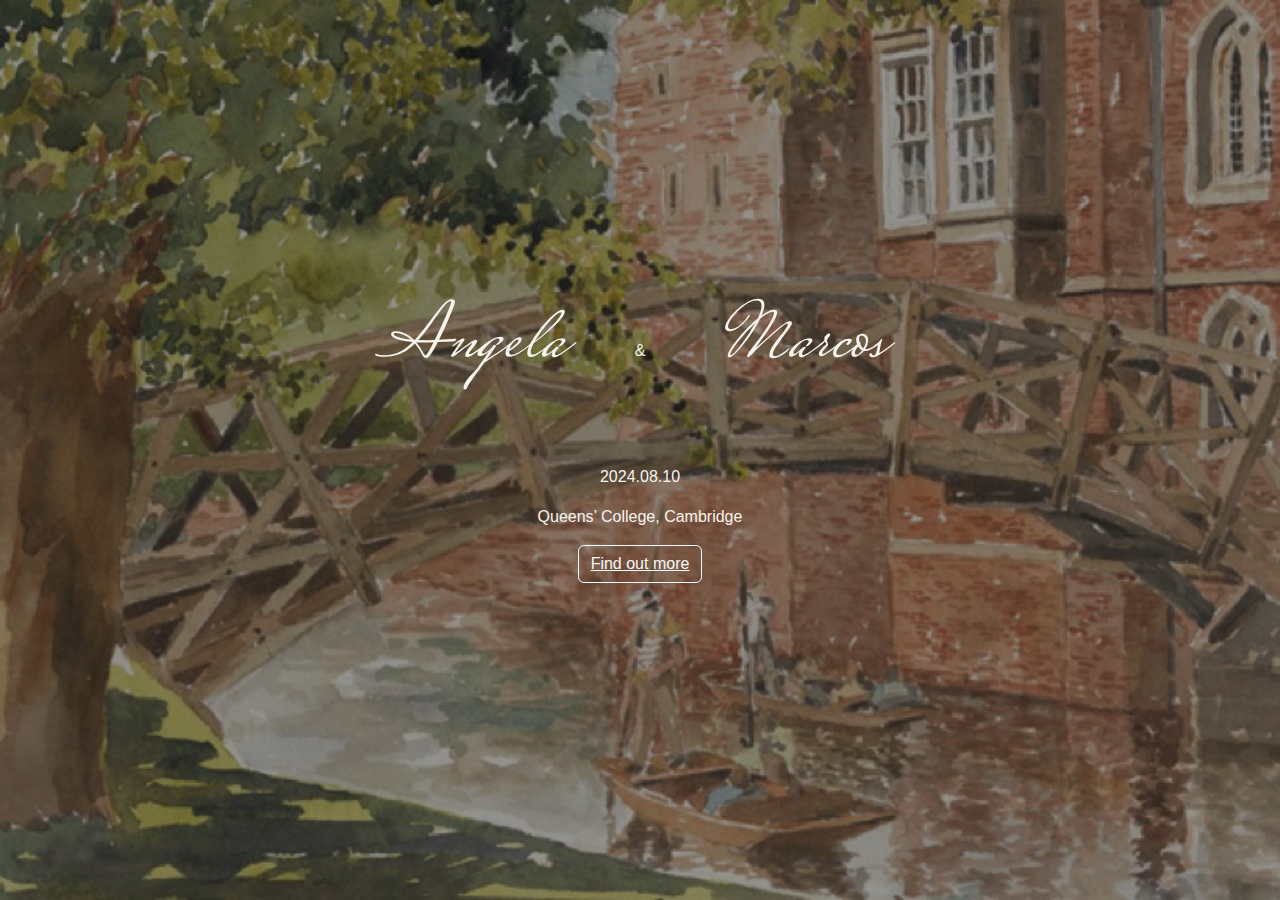
<file: index.html>
<!DOCTYPE html>
<html lang="en">
<head>
    <meta charset="UTF-8">
    <meta name="viewport" content="width=device-width, initial-scale=1.0">
    <title>A&M Wedding</title>
    <link rel="stylesheet" href="./style.css"/>
    <link href="https://cdn.jsdelivr.net/npm/bootstrap@5.3.3/dist/css/bootstrap.min.css" rel="stylesheet" integrity="sha384-QWTKZyjpPEjISv5WaRU9OFeRpok6YctnYmDr5pNlyT2bRjXh0JMhjY6hW+ALEwIH" crossorigin="anonymous">
    
    <link rel="preconnect" href="https://fonts.googleapis.com">
    <link rel="preconnect" href="https://fonts.gstatic.com" crossorigin>
    <link href="https://fonts.googleapis.com/css2?family=Mrs+Saint+Delafield&display=swap" rel="stylesheet">

    <link rel="preconnect" href="https://fonts.googleapis.com">
    <link rel="preconnect" href="https://fonts.gstatic.com" crossorigin>
    <link href="https://fonts.googleapis.com/css2?family=Liu+Jian+Mao+Cao&family=Ma+Shan+Zheng&family=Zhi+Mang+Xing&display=swap" rel="stylesheet">

</head>

<body class="landing-page">

    <header>
        <div style="display: none;">
            <select id="languageDropdown" >
                <option value="en">🇬🇧 English</option>
                <option value="zh">🇨🇳 中文</option>
                <option value="pt">🇧🇷 Português</option>
            </select>
        </div>
    </header>

    <div class="white-text">
        <div class="couple-name">
                <h1 class="handwriting-eng white" id="landingPageText1">Angela</h1>
                <p class="white" id="landingPageText2">&</p>
                <h1 class="handwriting-eng white" id="landingPageText3">Marcos</h1>
        </div>
        <p  class="white" id="landingPageText4">2024.08.10</p>
        <p  class="white" id="landingPageText5">Queens' College, Cambridge</p>
        <p class="lead">
            <a href="./schedule.html" class="btn btn-outline-light" id="landingPageText6" style="text-decoration: underline;">Find out more</a>
        </p>
    </div>

    <script src="https://cdn.jsdelivr.net/npm/bootstrap@5.3.3/dist/js/bootstrap.bundle.min.js" integrity="sha384-YvpcrYf0tY3lHB60NNkmXc5s9fDVZLESaAA55NDzOxhy9GkcIdslK1eN7N6jIeHz" crossorigin="anonymous"></script>
    <script type="module" src="./index.js"></script>

</body>
</html>
</file>
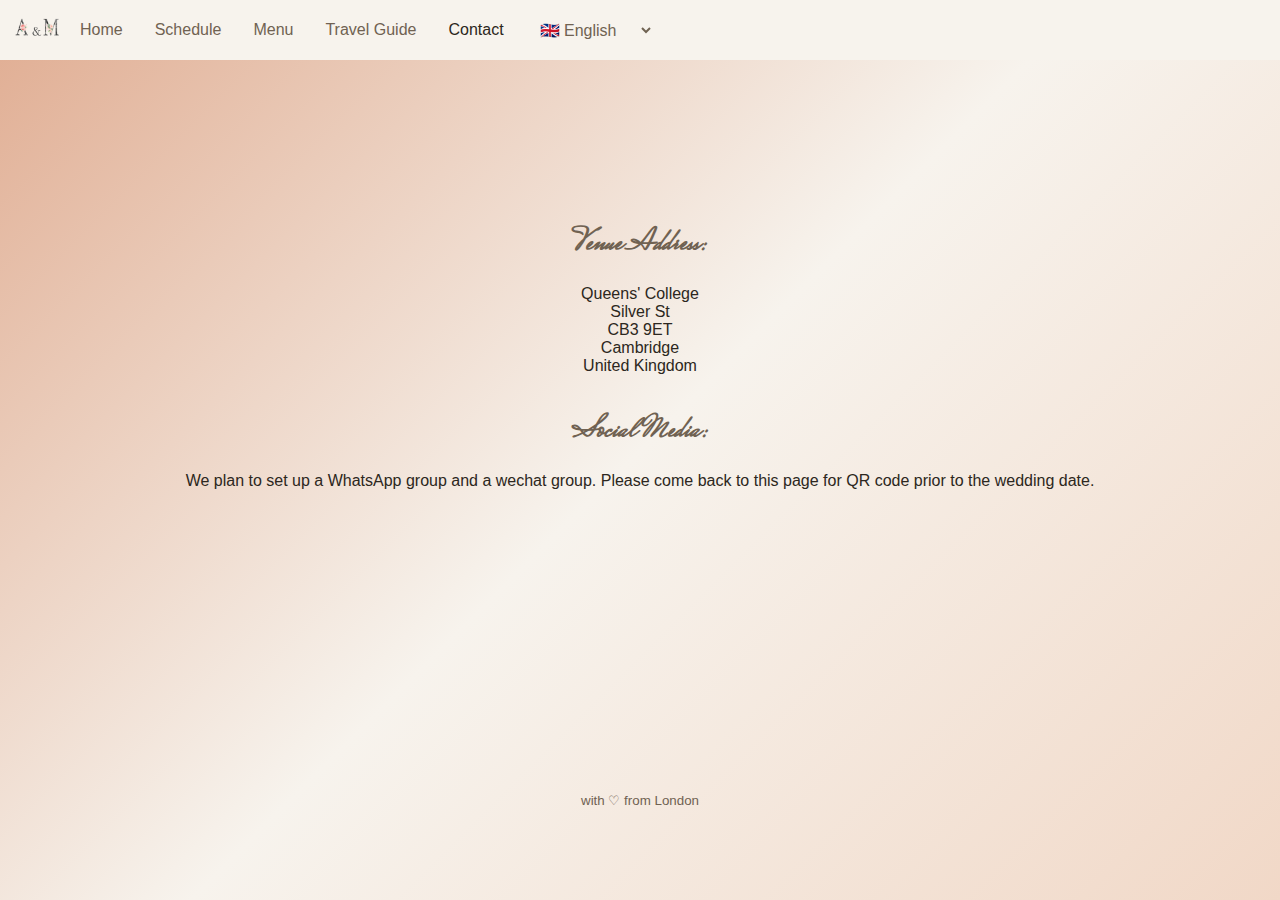
<file: contact.html>
<!DOCTYPE html>
<html lang="en">
<head>
    <meta charset="UTF-8">
    <meta name="viewport" content="width=device-width, initial-scale=1.0">
    <title>A&M Wedding</title>
    <link rel="stylesheet" href="./style.css"/>

    <link rel="preconnect" href="https://fonts.googleapis.com">
    <link rel="preconnect" href="https://fonts.gstatic.com" crossorigin>
    <link href="https://fonts.googleapis.com/css2?family=Mrs+Saint+Delafield&display=swap" rel="stylesheet">

    <link rel="preconnect" href="https://fonts.googleapis.com">
    <link rel="preconnect" href="https://fonts.gstatic.com" crossorigin>
    <link href="https://fonts.googleapis.com/css2?family=Liu+Jian+Mao+Cao&family=Ma+Shan+Zheng&family=Zhi+Mang+Xing&display=swap" rel="stylesheet">

</head>

<body class="webpages">
   
    <header>

        <nav class="navbar">
            <div class="navbar1">
                <a href="index.html" class="navbar-logo">
                    <img src="./images/A&M.png">
                </a>
                <a href="./index.html" class="nav-item" id="navText1">Home</a>
                <a href="./schedule.html" class="nav-item" id="navText2">Schedule</a>
                <a href="./menu.html" class="nav-item" id="navText3">Menu</a>
                <a href="./travel-guide.html" class="nav-item" id="navText4">Travel Guide</a>
                <a href="#" class="nav-item  current-page" id="navText5">Contact</a>
                <select class="nav-item" id="languageDropdown" >
                    <option value="en">🇬🇧 English</option>
                    <option value="zh">🇨🇳 中文</option>
                    <option value="pt">🇧🇷 Português </option>
                </select>
            </div>
            <div class="navbar2">
                <p class="brown"> ~ ♡ 囍 ♡ ~ </p>
            </div>
            <div class="navbar3">
                <div>
                    <button class="nav-toggle" aria-label="toggle navigation">
                        <span class="hamburger"></span>
                    </button>
                </div>
            </div>
        </nav>
        
    </header>

    <div class="main-body">

        <div class="contact-container">
            <div class="venue-container">
                    <h1 class="handwriting brown" id="contactPageText1">Venue Address:</h1>
                    <p>Queens' College</p>
                    <p>Silver St</p>
                    <p>CB3 9ET</p>
                    <p>Cambridge</p> 
                    <p>United Kingdom</p> 
            </div>
            <div class="social-container">
                <h1 class="handwriting brown" id="contactPageText3">Social Media:</h1>
                <p id="contactPageText3-1">We plan to set up a WhatsApp group and a wechat group. Please come back to this page for QR code prior to the wedding date.</p>
            </div>

        </div>

    </div>

    <div class="footer">
        <p class="brown" id="footerText1">with ♡ from London</p>
    </div>
    
    <script type="module" src="./index.js"></script>

</body>
</html>
</file>
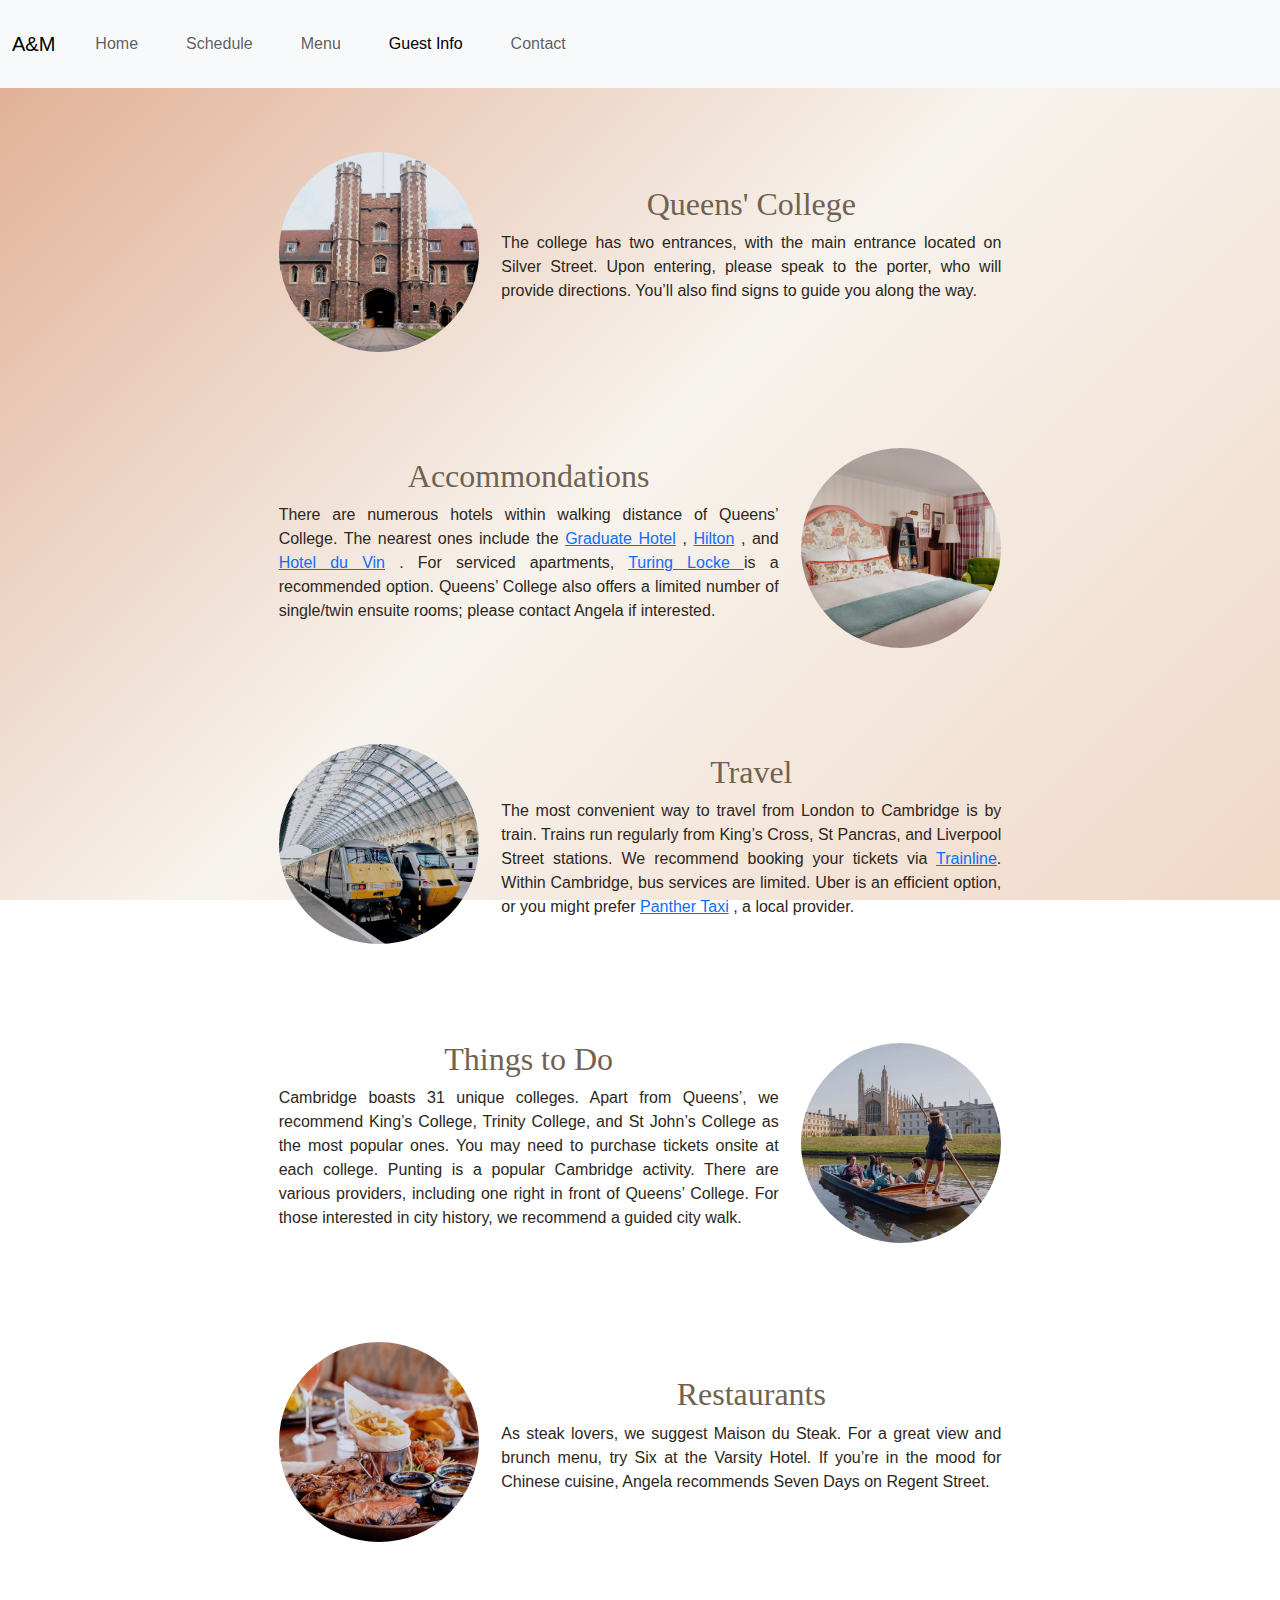
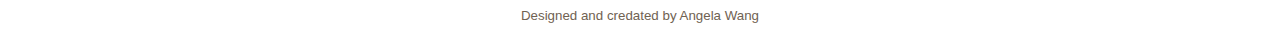
<file: guest info.html>
<!DOCTYPE html>
<html lang="en">
<head>
    <meta charset="UTF-8">
    <meta name="viewport" content="width=device-width, initial-scale=1.0">
    <title>A&M Wedding</title>
    <link rel="stylesheet" href="./style.css"/>
    <link href="https://cdn.jsdelivr.net/npm/bootstrap@5.3.3/dist/css/bootstrap.min.css" rel="stylesheet" integrity="sha384-QWTKZyjpPEjISv5WaRU9OFeRpok6YctnYmDr5pNlyT2bRjXh0JMhjY6hW+ALEwIH" crossorigin="anonymous">
</head>

<body class="webpages">
   
<header>

    <div class="bd-example m-0 border-0">
    
        <nav class="navbar navbar-expand-lg bg-body-tertiary">
          <div class="container-fluid">
            <a class="navbar-brand" href="./Index.html">A&M</a>

            <button class="navbar-toggler" type="button" data-bs-toggle="collapse" data-bs-target="#navbarTogglerDemo02" aria-controls="navbarTogglerDemo02" aria-expanded="false" aria-label="Toggle navigation">
              <span class="navbar-toggler-icon"></span>
            </button>

            <div class="collapse navbar-collapse" id="navbarTogglerDemo02">
                <ul class="navbar-nav me-auto mb-2 mb-lg-0">
                    <li class="nav-item">
                        <a class="nav-link" aria-current="page" href="./index.html">Home</a>
                    </li>
                    <li class="nav-item">
                        <a class="nav-link" href="./schedule.html">Schedule</a>
                    </li>
                    <li class="nav-item">
                        <a class="nav-link" aria-current="page" href="./menu.html">Menu</a>
                    </li>
                    <li class="nav-item">
                        <a class="nav-link active" aria-current="page" href="#">Guest Info</a>
                    </li>
                    <li class="nav-item">
                        <a class="nav-link" aria-current="page" href="./contact.html">Contact</a>
                    </li>
                </ul>
            </div>
          </div>
        </nav>
        
    </div>
    
</header>

<div class="info-container-meta">

    <div class="info-container odd">
        <div>
            <img src="./images/Queen's.jpg" alt="Queens' College picture"> 
        </div>
        <div>
            <h1 class="handwriting brown">Queens' College</h1>
            <p>The college has two entrances, with the main entrance located on Silver Street. Upon entering, please speak to the porter, who will provide directions. You’ll also find signs to guide you along the way.</p>
        </div>
    </div>
    
    <div class="info-container even">
        <div>
            <img src="./images/Hotel.jpg" alt="hotel room picture"> 
        </div>
        <div>
            <h1 class="handwriting brown">Accommondations</h1>
            <p><span>There are numerous hotels within walking distance of Queens’ College. The nearest ones include the </span>
                <a href="https://www.booking.com/hotel/gb/cambridge-cambridge.html?aid=318615&label=English_United_Kingdom_EN_GB_19114759465-mRrCG3KqQexVWI3NTkblKQS640938724031%3Apl%3Ata%3Ap1%3Ap2%3Aac%3Aap%3Aneg%3Afi%3Atidsa-140566017145%3Alp9045903%3Ali%3Adec%3Adm%3Aag19114759465%3Acmp108539665&sid=a9d7321ae1d94c4c3ff8125cc8e3c2d5&dest_id=-2591658;dest_type=city;dist=0;group_adults=2;group_children=0;hapos=1;hpos=1;no_rooms=1;req_adults=2;req_children=0;room1=A%2CA;sb_price_type=total;sr_order=popularity;srepoch=1710882334;srpvid=4e639449bf660256;type=total;ucfs=1&#hotelTmpl">Graduate Hotel</a></span>
                <span>, </span>
                <a href="https://www.booking.com/hotel/gb/hilton-cambridge-hotel.html?aid=318615&label=New_English_EN_GBIE_5226314905-3SAkTQxnz%2Aa49b5zf5_wOAS217275052265%3Apl%3Ata%3Ap1%3Ap2%3Aac%3Aap%3Aneg&sid=a9d7321ae1d94c4c3ff8125cc8e3c2d5&dest_id=8455;dest_type=district;dist=0;group_adults=2;group_children=0;hapos=2;hpos=2;no_rooms=1;req_adults=2;req_children=0;room1=A%2CA;sb_price_type=total;sr_order=popularity;srepoch=1710882571;srpvid=37fa94c190ae0070;type=total;ucfs=1&#hotelTmpl">Hilton</a>
                <span>, and </span>
                <a href="https://www.booking.com/hotel/gb/du-vin-bistro-cambridge.en-gb.html?aid=311076&label=du-vin-bistro-cambridge-0ZT7PhLnzRqIvYybUkMvVQS392956217007%3Apl%3Ata%3Ap1%3Ap2%3Aac%3Aap%3Aneg%3Afi%3Atiaud-2007851543976%3Akwd-10923672594%3Alp9045903%3Ali%3Adec%3Adm%3Appccp%3DUmFuZG9tSVYkc2RlIyh9YVujEjbMrKBVEQO8hCDrg-c&sid=a9d7321ae1d94c4c3ff8125cc8e3c2d5&dest_id=-2591658;dest_type=city;dist=0;group_adults=2;group_children=0;hapos=1;hpos=1;no_rooms=1;req_adults=2;req_children=0;room1=A%2CA;sb_price_type=total;sr_order=popularity;srepoch=1710882782;srpvid=4dd9952b8170037d;type=total;ucfs=1&#hotelTmpl">Hotel du Vin</a>
                <span>. For serviced apartments, </span>
                <a href="https://www.booking.com/hotel/gb/turing-locke.en-gb.html?aid=311076&label=du-vin-bistro-cambridge-0ZT7PhLnzRqIvYybUkMvVQS392956217007%3Apl%3Ata%3Ap1%3Ap2%3Aac%3Aap%3Aneg%3Afi%3Atiaud-2007851543976%3Akwd-10923672594%3Alp9045903%3Ali%3Adec%3Adm%3Appccp%3DUmFuZG9tSVYkc2RlIyh9YVujEjbMrKBVEQO8hCDrg-c&sid=a9d7321ae1d94c4c3ff8125cc8e3c2d5&dest_id=-2591658;dest_type=city;dist=0;group_adults=2;group_children=0;hapos=2;hpos=2;no_rooms=1;req_adults=2;req_children=0;room1=A%2CA;sb_price_type=total;sr_order=popularity;srepoch=1710882782;srpvid=4dd9952b8170037d;type=total;ucfs=1&#hotelTmpl">Turing Locke </a>
                <span>is a recommended option. Queens’ College also offers a limited number of single/twin ensuite rooms; please contact Angela if interested.</span>
            </p>
        </div>
    </div>

    <div class="info-container odd">
        <div>
            <img src="./images/Train.jpg" alt="train picture"> 
        </div>
        <div>
            <h1 class="handwriting brown">Travel</h1>
            <p><span>The most convenient way to travel from London to Cambridge is by train. Trains run regularly from King’s Cross, St Pancras, and Liverpool Street stations. We recommend booking your tickets via </span><a href="https://www.thetrainline.com">Trainline</a>.
                <span>Within Cambridge, bus services are limited. Uber is an efficient option, or you might prefer </span>
                <a href="https://www.panthertaxis.co.uk">Panther Taxi</a>
                <span>, a local provider.</span></p>
        </div>
    </div>
    
    <div class="info-container even">
        <div>
            <img src="./images/Tourism.jpg" alt="punting picture"> 
        </div>
        <div>
            <h1 class="handwriting brown">Things to Do</h1>
            <p>Cambridge boasts 31 unique colleges. Apart from Queens’, we recommend King’s College, Trinity College, and St John’s College as the most popular ones. You may need to purchase tickets onsite at each college. Punting is a popular Cambridge activity. There are various providers, including one right in front of Queens’ College. For those interested in city history, we recommend a guided city walk. </p>
        </div>
    </div>

    <div class="info-container odd">
        <div>
            <img src="./images/Food.jpg" alt="steak picture"> 
        </div>
        <div>
            <h1 class="handwriting brown">Restaurants</h1>
            <p>As steak lovers, we suggest Maison du Steak. For a great view and brunch menu, try Six at the Varsity Hotel. If you’re in the mood for Chinese cuisine, Angela recommends Seven Days on Regent Street.
            </p>
        </div>
    </div>
    

</div>




<div class="footer">
    <p class="brown" style="font-size:smaller;">Designed and credated by Angela Wang</p>
</div>
    


<script src="https://cdn.jsdelivr.net/npm/bootstrap@5.3.3/dist/js/bootstrap.bundle.min.js" integrity="sha384-YvpcrYf0tY3lHB60NNkmXc5s9fDVZLESaAA55NDzOxhy9GkcIdslK1eN7N6jIeHz" crossorigin="anonymous"></script>

</body>
</html>
</file>
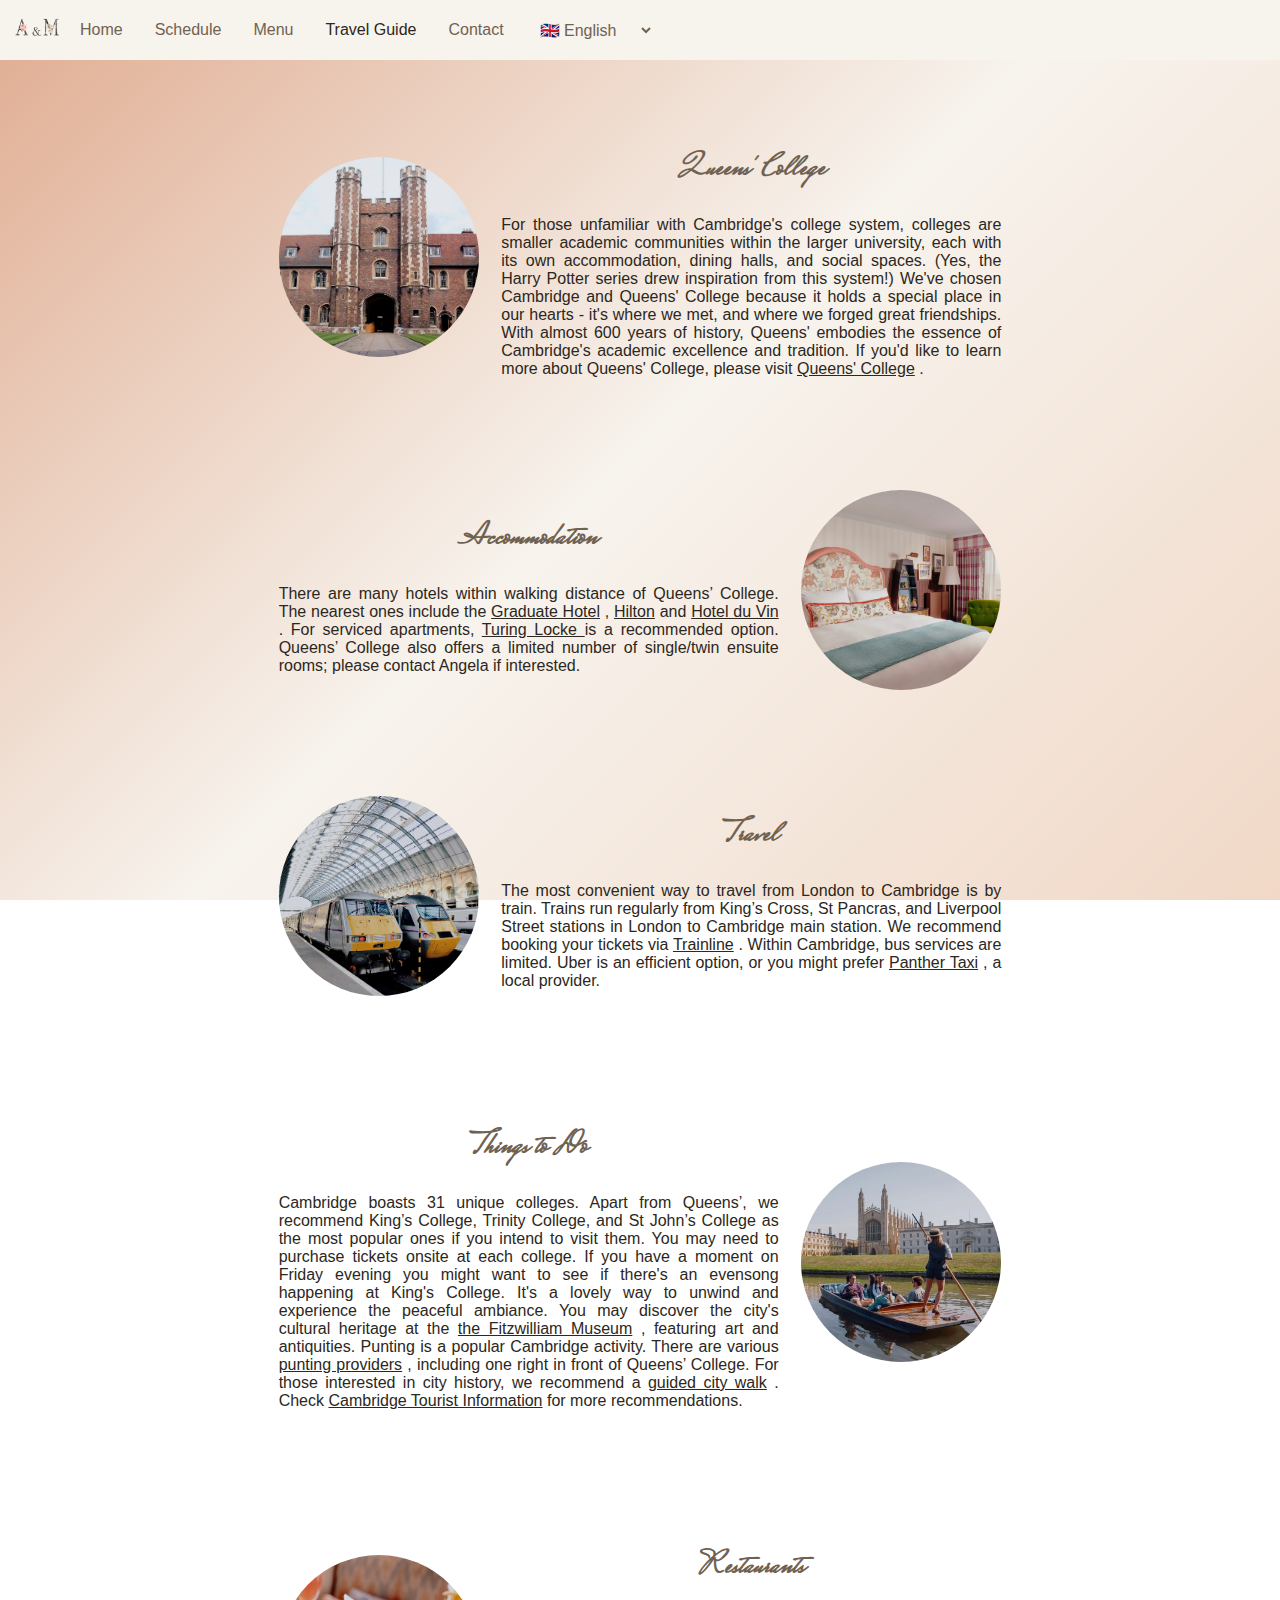
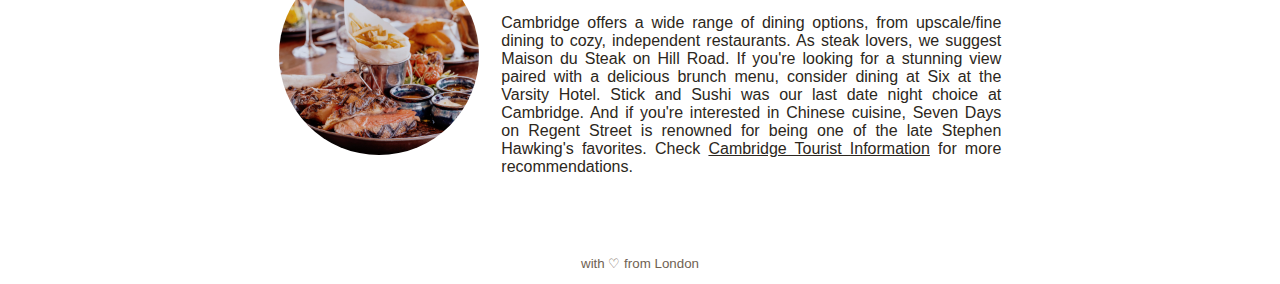
<file: guestinfo.html>
<!DOCTYPE html>
<html lang="en">
<head>
    <meta charset="UTF-8">
    <meta name="viewport" content="width=device-width, initial-scale=1.0">
    <title>A&M Wedding</title>
    <link rel="stylesheet" href="./style.css"/>

    <link rel="preconnect" href="https://fonts.googleapis.com">
    <link rel="preconnect" href="https://fonts.gstatic.com" crossorigin>
    <link href="https://fonts.googleapis.com/css2?family=Mrs+Saint+Delafield&display=swap" rel="stylesheet">

    <link rel="preconnect" href="https://fonts.googleapis.com">
    <link rel="preconnect" href="https://fonts.gstatic.com" crossorigin>
    <link href="https://fonts.googleapis.com/css2?family=Liu+Jian+Mao+Cao&family=Ma+Shan+Zheng&family=Zhi+Mang+Xing&display=swap" rel="stylesheet">

</head>

<body class="webpages">
   
<header>
    <nav class="navbar">
        <div class="navbar1">
            <a href="index.html" class="navbar-logo">
                <img src="./images/A&M.png">
            </a>
            <a href="./index.html" class="nav-item" id="navText1">Home</a>
            <a href="./schedule.html" class="nav-item" id="navText2">Schedule</a>
            <a href="./menu.html" class="nav-item" id="navText3">Menu</a>
            <a href="#" class="nav-item current-page" id="navText4">Travel Guide</a>
            <a href="./contact.html" class="nav-item" id="navText5">Contact</a>
            <select class="nav-item" id="languageDropdown" >
                <option value="en">🇬🇧 English</option>
                <option value="zh">🇨🇳 中文</option>
                <option value="pt">🇧🇷 Português </option>
            </select>
        </div>
        <div class="navbar2">
            <p class="brown"> ~ ♡ 囍 ♡ ~ </p>
        </div>
        <div class="navbar3">
            <div>
                <button class="nav-toggle" aria-label="toggle navigation">
                    <span class="hamburger"></span>
                </button>
            </div>
        </div>
    </nav>
</header>

<div class="main-body">

    <div class="info-container-meta">

        <div class="info-container odd">
            <div>
                <img src="./images/Queen's.jpg" alt="Queens' College picture"> 
            </div>
            <div>
                <h1 class="handwriting brown" id="infoPageText1">Queens' College</h1>
                <p><span id="infoPageText1-1">For those unfamiliar with Cambridge's college system, colleges are smaller academic communities within the larger university, each with its own accommodation, dining halls, and social spaces. (Yes, the Harry Potter series drew inspiration from this system!) We've chosen Cambridge and Queens' College because it holds a special place in our hearts - it's where we met, and where we forged great friendships. With almost 600 years of history, Queens' embodies the essence of Cambridge's academic excellence and tradition. If you'd like to learn more about Queens' College, please visit </span>
                    <a href="https://www.queens.cam.ac.uk/" id="infoPageText1-2">Queens' College</a>
                    <span id="infoPageText1-3">.</span>
                </p>
            </div>
        </div>
        
        <div class="info-container even">
            <div>
                <img src="./images/Hotel.jpg" alt="hotel room picture"> 
            </div>
            <div>
                <h1 class="handwriting brown" id="infoPageText2">Accommondations</h1>
                <p><span id="infoPageText2-1">There are many hotels within walking distance of Queens’ College. The nearest ones include the </span>
                    <a href="https://www.booking.com/hotel/gb/cambridge-cambridge.html?aid=318615&label=English_United_Kingdom_EN_GB_19114759465-mRrCG3KqQexVWI3NTkblKQS640938724031%3Apl%3Ata%3Ap1%3Ap2%3Aac%3Aap%3Aneg%3Afi%3Atidsa-140566017145%3Alp9045903%3Ali%3Adec%3Adm%3Aag19114759465%3Acmp108539665&sid=a9d7321ae1d94c4c3ff8125cc8e3c2d5&dest_id=-2591658;dest_type=city;dist=0;group_adults=2;group_children=0;hapos=1;hpos=1;no_rooms=1;req_adults=2;req_children=0;room1=A%2CA;sb_price_type=total;sr_order=popularity;srepoch=1710882334;srpvid=4e639449bf660256;type=total;ucfs=1&#hotelTmpl">Graduate Hotel</a></span>
                    <span>, </span>
                    <a href="https://www.booking.com/hotel/gb/hilton-cambridge-hotel.html?aid=318615&label=New_English_EN_GBIE_5226314905-3SAkTQxnz%2Aa49b5zf5_wOAS217275052265%3Apl%3Ata%3Ap1%3Ap2%3Aac%3Aap%3Aneg&sid=a9d7321ae1d94c4c3ff8125cc8e3c2d5&dest_id=8455;dest_type=district;dist=0;group_adults=2;group_children=0;hapos=2;hpos=2;no_rooms=1;req_adults=2;req_children=0;room1=A%2CA;sb_price_type=total;sr_order=popularity;srepoch=1710882571;srpvid=37fa94c190ae0070;type=total;ucfs=1&#hotelTmpl">Hilton</a>
                    <span  id="infoPageText2-2">, and </span>
                    <a href="https://www.booking.com/hotel/gb/du-vin-bistro-cambridge.en-gb.html?aid=311076&label=du-vin-bistro-cambridge-0ZT7PhLnzRqIvYybUkMvVQS392956217007%3Apl%3Ata%3Ap1%3Ap2%3Aac%3Aap%3Aneg%3Afi%3Atiaud-2007851543976%3Akwd-10923672594%3Alp9045903%3Ali%3Adec%3Adm%3Appccp%3DUmFuZG9tSVYkc2RlIyh9YVujEjbMrKBVEQO8hCDrg-c&sid=a9d7321ae1d94c4c3ff8125cc8e3c2d5&dest_id=-2591658;dest_type=city;dist=0;group_adults=2;group_children=0;hapos=1;hpos=1;no_rooms=1;req_adults=2;req_children=0;room1=A%2CA;sb_price_type=total;sr_order=popularity;srepoch=1710882782;srpvid=4dd9952b8170037d;type=total;ucfs=1&#hotelTmpl">Hotel du Vin</a>
                    <span id="infoPageText2-3">. For serviced apartments, </span>
                    <a href="https://www.booking.com/hotel/gb/turing-locke.en-gb.html?aid=311076&label=du-vin-bistro-cambridge-0ZT7PhLnzRqIvYybUkMvVQS392956217007%3Apl%3Ata%3Ap1%3Ap2%3Aac%3Aap%3Aneg%3Afi%3Atiaud-2007851543976%3Akwd-10923672594%3Alp9045903%3Ali%3Adec%3Adm%3Appccp%3DUmFuZG9tSVYkc2RlIyh9YVujEjbMrKBVEQO8hCDrg-c&sid=a9d7321ae1d94c4c3ff8125cc8e3c2d5&dest_id=-2591658;dest_type=city;dist=0;group_adults=2;group_children=0;hapos=2;hpos=2;no_rooms=1;req_adults=2;req_children=0;room1=A%2CA;sb_price_type=total;sr_order=popularity;srepoch=1710882782;srpvid=4dd9952b8170037d;type=total;ucfs=1&#hotelTmpl">Turing Locke </a>
                    <span id="infoPageText2-4"> is a recommended option. Queens’ College also offers a limited number of single/twin ensuite rooms; please contact Angela if interested.</span>
                </p>
            </div>
        </div>

        <div class="info-container odd">
            <div>
                <img src="./images/Train.jpg" alt="train picture"> 
            </div>
            <div>
                <h1 class="handwriting brown" id="infoPageText3">Travel</h1>
                <p><span id="infoPageText3-1">The most convenient way to travel from London to Cambridge is by train. Trains run regularly from King’s Cross, St Pancras, and Liverpool Street stations in London to Cambridge main station. We recommend booking your tickets via </span>
                    <a href="https://www.thetrainline.com">Trainline</a>
                    <span id="infoPageText3-2">. Within Cambridge, bus services are limited. Uber is an efficient option, or you might prefer </span>
                    <a href="https://www.panthertaxis.co.uk">Panther Taxi</a>
                    <span id="infoPageText3-3">, a local provider.</span></p>
            </div>
        </div>
        
        <div class="info-container even">
            <div>
                <img src="./images/Tourism.jpg" alt="punting picture"> 
            </div>
            <div>
                <h1 class="handwriting brown" id="infoPageText4">Things to Do</h1>
                <p><span id="infoPageText4-1">Cambridge boasts 31 unique colleges. Apart from Queens’, we recommend King’s College, Trinity College, and St John’s College as the most popular ones if you intend to visit them. You may need to purchase tickets onsite at each college. If you have a moment on Friday evening you might want to see if there's an evensong happening at King's College. It's a lovely way to unwind and experience the peaceful ambiance. You may discover the city's cultural heritage at the </span>
                    <a href="https://fitzmuseum.cam.ac.uk/" id="infoPageText4-2">Fitzwilliam Museum</a>
                    <span id="infoPageText4-3">, featuring art and antiquities. Punting is a popular Cambridge activity. There are various </span>
                    <a href="https://www.tripadvisor.co.uk/Attraction_Products-g186225-zfg11865-a_contentId.38631605467+692981228-Cambridge_Cambridgeshire_England.html" id="infoPageText4-4">punting providers</a>
                    <span id="infoPageText4-5">, including one right in front of Queens’ College. For those interested in city history, we recommend a </span>
                    <a href="https://www.tripadvisor.co.uk/Attraction_Products-g186225-t12046-zfg11876-a_contentId.38383217257+692981228-Cambridge_Cambridgeshire_England.html" id="infoPageText4-6">guided dity walk</a>
                    <span id="infoPageText4-7">. Check </span>
                    <a href="https://www.cambridgetouristinformation.co.uk/" id="infoPageText4-8">Cambridge Tourist Information</a> 
                    <span id="infoPageText4-9"> for more recommendations.</span>
                </p>
            </div>
        </div>

        <div class="info-container odd">
            <div>
                <img src="./images/Food.jpg" alt="steak picture"> 
            </div>
            <div>
                <h1 class="handwriting brown" id="infoPageText5">Restaurants</h1>
                <p><span id="infoPageText5-1">Cambridge offers a wide range of dining options, from upscale/fine dining to cozy, independent restaurants. As steak lovers, we suggest Maison du Steak on Hill Road. If you're looking for a stunning view paired with a delicious brunch menu, consider dining at Six at the Varsity Hotel. Stick and Sushi was our last date night choice at Cambridge. And if you're interested in Chinese cuisine, Seven Days on Regent Street is renowned for being one of the late Stephen Hawking's favorites. Check </span>
                    <a href="https://www.cambridgetouristinformation.co.uk/" id="infoPageText5-2">Cambridge Tourist Information</a>
                    <span id="infoPageText5-3"> for more recommendations.</span>
                </p>
            </div>
        </div>
        
    </div>

    <div class="footer">
        <p class="brown" style="font-size:smaller;" id="footerText1">with ♡ from London</p>
    </div>
    
</div>

<script type="module" src="./index.js"></script>

</body>
</html>
</file>
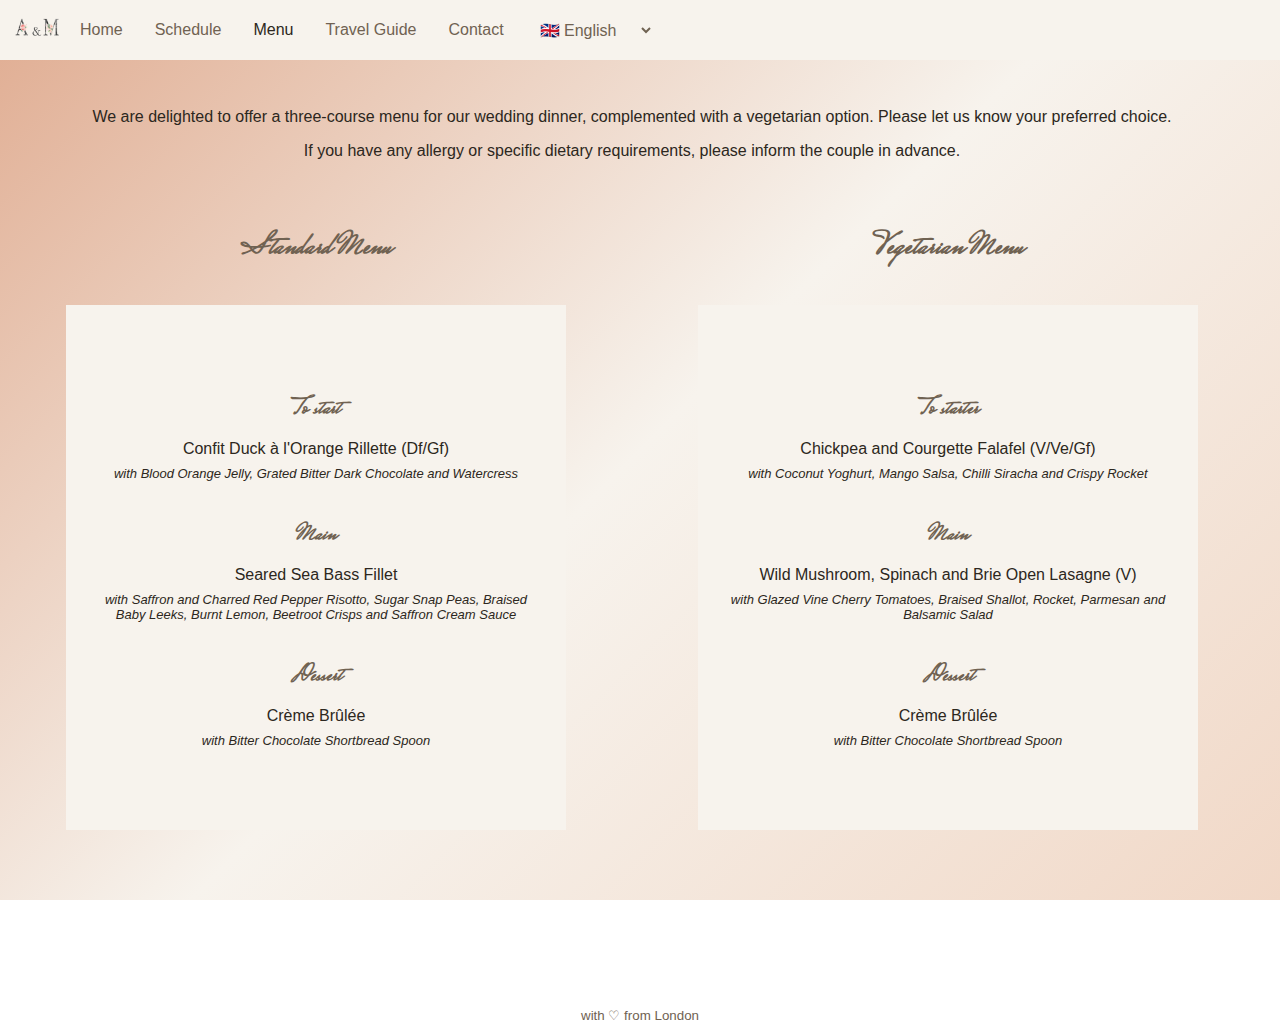
<file: menu.html>
<!DOCTYPE html>
<html lang="en">
<head>
    <meta charset="UTF-8">
    <meta name="viewport" content="width=device-width, initial-scale=1.0">
    <title>A&M Wedding</title>
    <link rel="stylesheet" href="./style.css"/>

    <link rel="preconnect" href="https://fonts.googleapis.com">
    <link rel="preconnect" href="https://fonts.gstatic.com" crossorigin>
    <link href="https://fonts.googleapis.com/css2?family=Mrs+Saint+Delafield&display=swap" rel="stylesheet">

    <link rel="preconnect" href="https://fonts.googleapis.com">
    <link rel="preconnect" href="https://fonts.gstatic.com" crossorigin>
    <link href="https://fonts.googleapis.com/css2?family=Liu+Jian+Mao+Cao&family=Ma+Shan+Zheng&family=Zhi+Mang+Xing&display=swap" rel="stylesheet">

</head>

<body class="webpages">
   
    <header>
        <nav class="navbar">
            <div class="navbar1">
                <a href="index.html" class="navbar-logo">
                    <img src="./images/A&M.png">
                </a>
                <a href="./index.html" class="nav-item" id="navText1">Home</a>
                <a href="./schedule.html" class="nav-item" id="navText2">Schedule</a>
                <a href="#" class="nav-item current-page" id="navText3">Menu</a>
                <a href="./travel-guide.html" class="nav-item" id="navText4">Travel Guide</a>
                <a href="./contact.html" class="nav-item" id="navText5">Contact</a>
                <select class="nav-item" id="languageDropdown" >
                    <option value="en">🇬🇧 English</option>
                    <option value="zh">🇨🇳 中文</option>
                    <option value="pt">🇧🇷 Português </option>
                </select>
            </div>
            <div class="navbar2">
                <p class="brown"> ~ ♡ 囍 ♡ ~ </p>
            </div>
            <div class="navbar3">
                <div>
                    <button class="nav-toggle" aria-label="toggle navigation">
                        <span class="hamburger"></span>
                    </button>
                </div>
            </div>
        </nav>
    </header>

    <div class="main-body">
        
        <div class="menu-container-main">
            <div>
                <p id="menuPageText1">We are delighted to offer a three-course menu for our wedding dinner, complemented with a vegetarian option. Please let us know your preferred choice.</p>
                <p id="menuPageText2">If you have any allergy or specific dietary requirements, please inform the couple in advance.</p>            
            </div>
            <div class="menu-container">
                <div class="menu-container-small">
                    <h1 class="handwriting brown" id="menuPageText3">Standard Menu</h1>
                    <div class="menu">
                        <h2 class="handwriting brown" id="menuPageText3-1">To starter</h2>
                        <p id="menuPageText3-2-1">Confit Duck à l'Orange Rillette (Df/Gf)</p>
                        <p class="italic" id="menuPageText3-2-2">with Blood Orange Jelly, Grated Bitter Dark Chocolate and Watercress</p>
                        <!-- <p class="italic" id="menuPageText3-3">pair with xxx</p> -->
                        <h2 class="handwriting brown" id="menuPageText3-4">Main</h2>
                        <p id="menuPageText3-5-1">Seared Sea Bass Fillet</p>
                        <p class="italic" id="menuPageText3-5-2">with Saffron and Charred Red Pepper Risotto, Sugar Snap Peas, Braised Baby Leeks, Burnt Lemon, Beetroot Crisps and Saffron Cream Sauce</p>
                        <!-- <p class="italic" id="menuPageText3-6">pair with xxx</p> -->
                        <h2 class="handwriting brown" id="menuPageText3-7">Dessert</h2>
                        <p id="menuPageText3-8-1">Crème Brûlée</p>
                        <p class="italic" id="menuPageText3-8-2">with Bitter Chocolate Shortbread Spoon</p>
                        <!-- <p class="italic" id="menuPageText3-9">pair with xxx</p> -->
                    </div>
                </div>
                <div class="menu-container-small">
                    <h1 class="handwriting brown" id="menuPageText4">Vegetarian Menu</h1>
                    <div class="menu">
                        <h2 class="handwriting brown" id="menuPageText4-1">To starter</h2>
                        <p id="menuPageText4-2-1">Chickpea and Courgette Falafel (V/Ve/Gf)</p>
                        <p class="italic" id="menuPageText4-2-2">with Coconut Yoghurt, Mango Salsa, Chilli Siracha and Crispy Rocket</p>
                        <!-- <p class="italic" id="menuPageText4-3">pair with xxx</p> -->
                        <h2 class="handwriting brown" id="menuPageText4-4">Main</h2>
                        <p id="menuPageText4-5-1">Wild Mushroom, Spinach and Brie Open Lasagne (V)</p>
                        <p class="italic" id="menuPageText4-5-2">with Glazed Vine Cherry Tomatoes, Braised Shallot, Rocket, Parmesan and Balsamic Salad</p>
                        <!-- <p class="italic" id="menuPageText4-6">pair with xxx</p> -->
                        <h2 class="handwriting brown" id="menuPageText4-7">Dessert</h2>
                        <p id="menuPageText4-8-1">Crème Brûlée</p>
                        <p class="italic" id="menuPageText4-8-2">with Bitter Chocolate Shortbread Spoon</p>
                        <!-- <p class="italic" id="menuPageText4-9">pair with xxx</p> -->
                    </div>
                </div>
            </div>
        </div>

    </div>

    <div class="footer">
        <p class="brown" id="footerText1">with ♡ from London</p>
    </div>

    <script type="module" src="./index.js"></script>

</body>
</html>
</file>
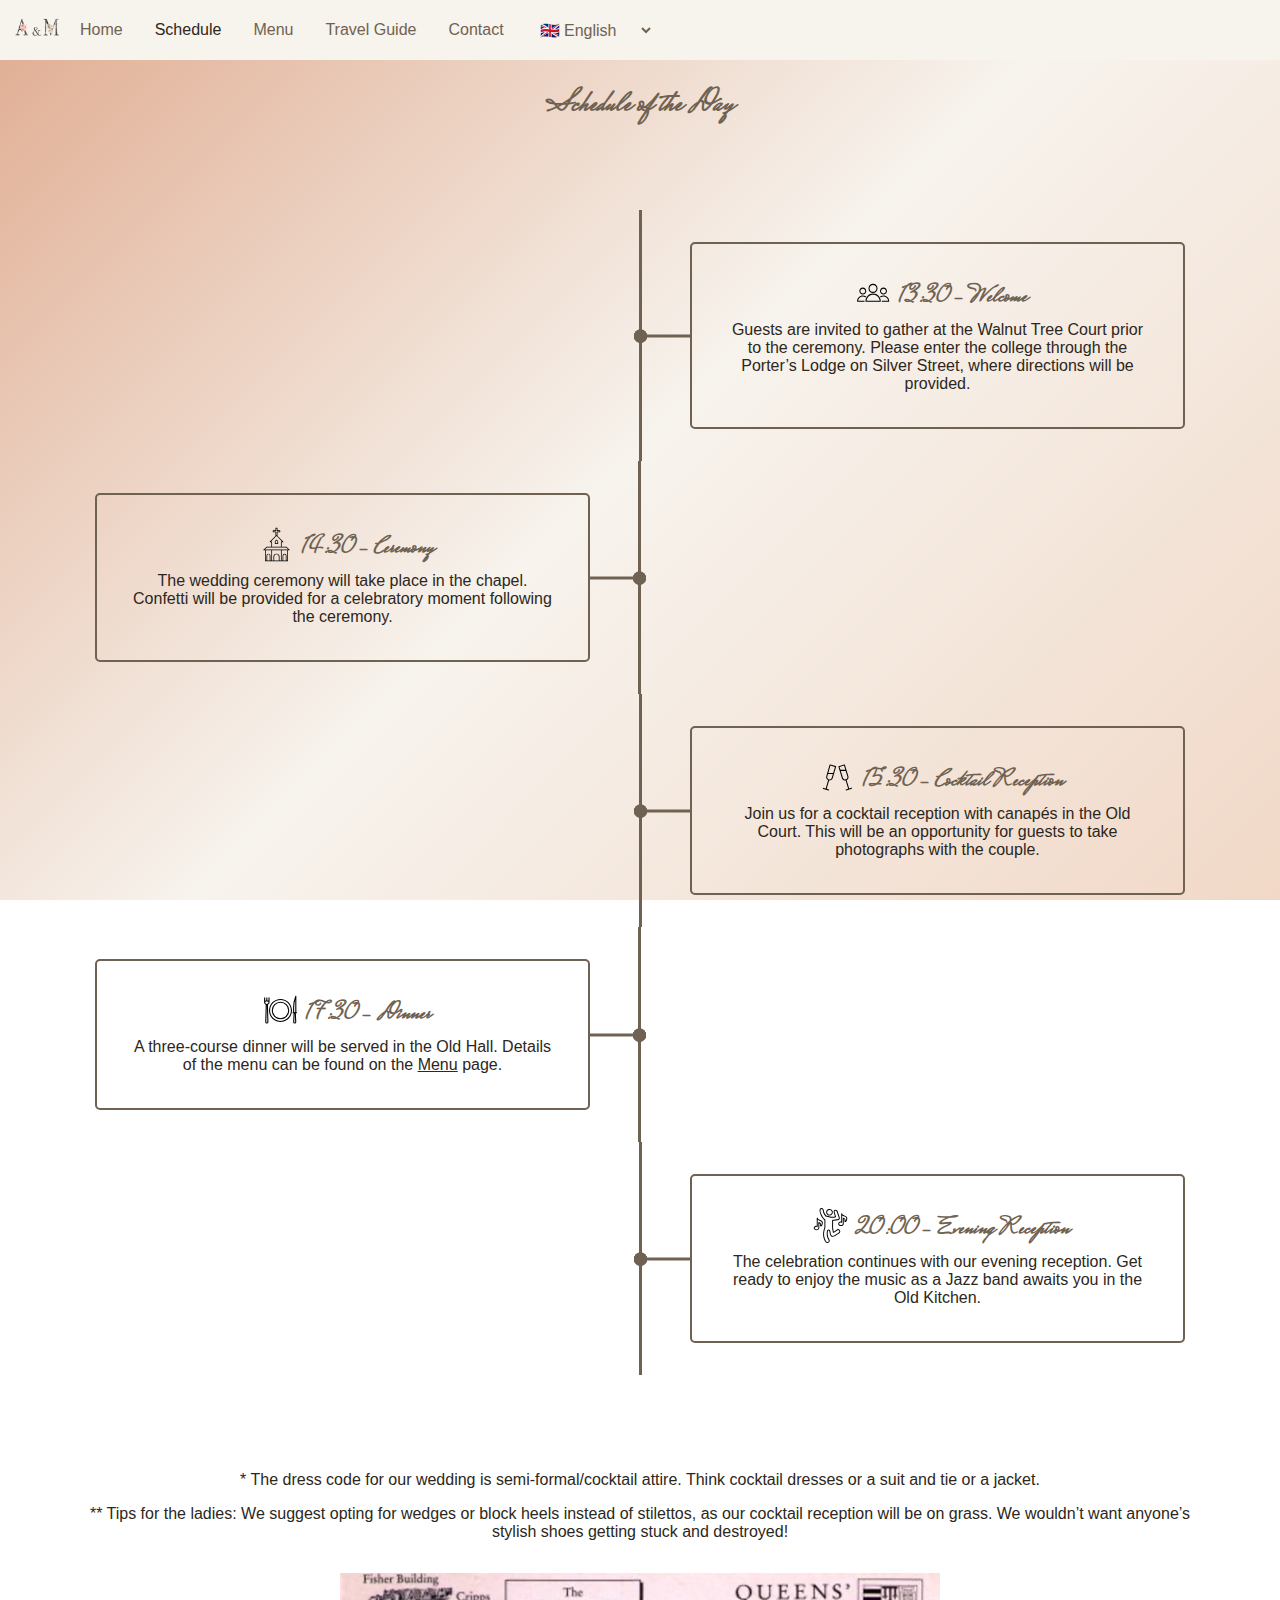
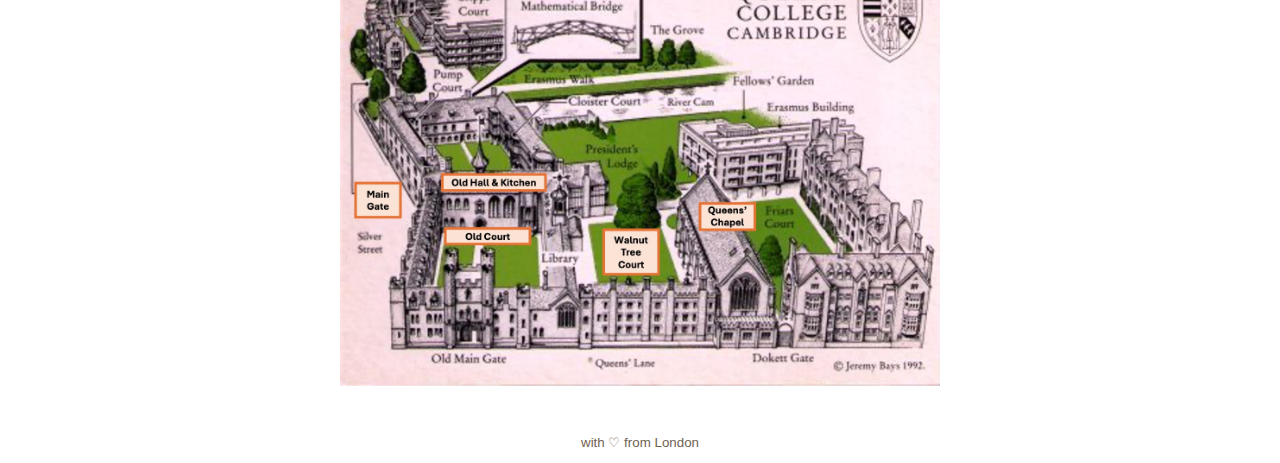
<file: schedule.html>
<!DOCTYPE html>
<html lang="en">
<head>
    <meta charset="UTF-8">
    <meta name="viewport" content="width=device-width, initial-scale=1.0">
    <title>A&M Wedding</title>
    <link rel="stylesheet" href="./style.css"/>

    <link rel="preconnect" href="https://fonts.googleapis.com">
    <link rel="preconnect" href="https://fonts.gstatic.com" crossorigin>
    <link href="https://fonts.googleapis.com/css2?family=Mrs+Saint+Delafield&display=swap" rel="stylesheet">

    <link rel="preconnect" href="https://fonts.googleapis.com">
    <link rel="preconnect" href="https://fonts.gstatic.com" crossorigin>
    <link href="https://fonts.googleapis.com/css2?family=Liu+Jian+Mao+Cao&family=Ma+Shan+Zheng&family=Zhi+Mang+Xing&display=swap" rel="stylesheet">

</head>

<body class="webpages">
    
    <header>
        <nav class="navbar">
            <div class="navbar1">
                <a href="index.html" class="navbar-logo">
                    <img src="./images/A&M.png">
                </a>
                <a href="./index.html" class="nav-item" id="navText1">Home</a>
                <a href="#" class="nav-item current-page" id="navText2">Schedule</a>
                <a href="./menu.html" class="nav-item" id="navText3">Menu</a>
                <a href="./travel-guide.html" class="nav-item" id="navText4">Travel Guide</a>
                <a href="./contact.html" class="nav-item" id="navText5">Contact</a>
                <select class="nav-item" id="languageDropdown" >
                    <option value="en">🇬🇧 English</option>
                    <option value="zh">🇨🇳 中文</option>
                    <option value="pt">🇧🇷 Português </option>
                </select>
            </div>
            <div class="navbar2">
                <p class="brown"> ~ ♡ 囍 ♡ ~ </p>
            </div>
            <div class="navbar3">
                <div>
                    <button class="nav-toggle" aria-label="toggle navigation">
                        <span class="hamburger"></span>
                    </button>
                </div>
            </div>
        </nav>        
    </header>

    <div class="main-body">
        <div class="schedule-container-main">
            <div class="main-container">
                <div class="schedule-title">
                    <h1 class="handwriting brown" id="schedulePageText1">Schedule of the Day</h1>
                </div>
                <div class="schedule-container">
                    <div class="event">
                        <div class="event-container">
                            <div class="event-title">
                                <div>                    
                                    <img src="./images/people.svg" alt="people icon" class="svg-images">
                                </div>
                                <div>
                                    <h2 class="handwriting brown" id="schedulePageText2-1">13:30 </h2>
                                    <h2 class="handwriting brown" id="schedulePageText2-2">- Welcome</h2>
                                </div>
                            </div>
                            <p id="schedulePageText3">Guests are invited to gather at the Walnut Tree Court prior to the ceremony. Please enter the college through the Porter’s Lodge on Silver Street, where directions will be provided.</p>
                        </div>
                    </div>   
                    <div class="event"> 
                        <div class="event-container">
                            <div class="event-title">
                                <img src="./images/church.svg" alt="church icon" class="svg-images">
                                <div>
                                    <h2 class="handwriting brown" id="schedulePageText4-1">14:30 </h2>
                                    <h2 class="handwriting brown" id="schedulePageText4-2">- Ceremony</h2>
                                </div>
                            </div>
                            <p id="schedulePageText5">The wedding ceremony will take place in the chapel. Confetti will be provided for a celebratory moment following the ceremony.</p>
                        </div>
                    </div>
                    <div class="event">
                        <div class="event-container">
                            <div class="event-title">
                                <img src="./images/champagne.svg" alt="champagne icon" class="svg-images">
                                <div>
                                    <h2 class="handwriting brown" id="schedulePageText6-1">15:30 </h2>
                                    <h2 class="handwriting brown" id="schedulePageText6-2">- Cocktail Reception</h2>
                                </div>
                            </div>
                            <p id="schedulePageText7">Join us for a cocktail reception with canapés in the Old Court. This will be an opportunity for guests to take photographs with the couple.</p>
                        </div>            
                    </div>   
                    <div class="event">
                        <div class="event-container">
                            <div class="event-title">
                                <div>
                                    <img src="./images/dinner.svg" alt="dinner icon" class="svg-images">
                                </div>
                                <div>
                                    <h2 class="handwriting brown" id="schedulePageText8-1">17:30 </h2>
                                    <h2 class="handwriting brown" id="schedulePageText8-2">- Dinner</h2>
                                </div>
                            </div>
                            <p>
                                <span id="schedulePageText9-1">A three-course dinner will be served in the Old Hall. Details of the menu can be found on the </span>
                                <a href="./menu.html" id="schedulePageText9-2">Menu</a>
                                <span id="schedulePageText9-3"> page.</span>
                            </p>
                        </div>            
                    </div>
                    <div class="event">
                        <div class="event-container">
                            <div class="event-title">
                                <div>
                                    <img src="./images/dance.svg" alt="dance icon" class="svg-images">
                                </div>
                                <div>
                                    <h2 class="handwriting brown" id="schedulePageText10-1">20:00 </h2>
                                    <h2 class="handwriting brown" id="schedulePageText10-2">- Evening Reception</h2>
                                </div>
                            </div>
                            <p id="schedulePageText11">The celebration continues with our evening reception. Get ready to enjoy the music as a Jazz band awaits you in the Old Kitchen.</p>
                        </div>
                    </div>
                </div>
            </div>
        </div>

        <div class="dresscode-container" >
            <p id="schedulePageText12">* The dress code for our wedding is semi-formal/cocktail attire. Think cocktail dresses or a suit and tie or a sports coat. Tips for the ladies: We suggest opting for wedges or block heels instead of stilettos, as our cocktail reception will be on grass. We wouldn’t want anyone’s stylish shoes getting stuck and destroyed!</p>
            <p id="schedulePageText13">** Tips for the ladies: We suggest opting for wedges or block heels instead of stilettos, as our cocktail reception will be on grass. We wouldn’t want anyone’s stylish shoes getting stuck and destroyed!</p>
            <img src="./images/queens map.jpg" class="thumbnail" data-fullsize-url="./images/queens map.jpg" alt="map of Queens' College" id="queensmap">
        </div> 

    </div>

    <div class="footer">
        <p class="brown" id="footerText1">with ♡ from London</p>
    </div>

    <script type="module" src="./index.js"></script>

</body>
</html>
</file>
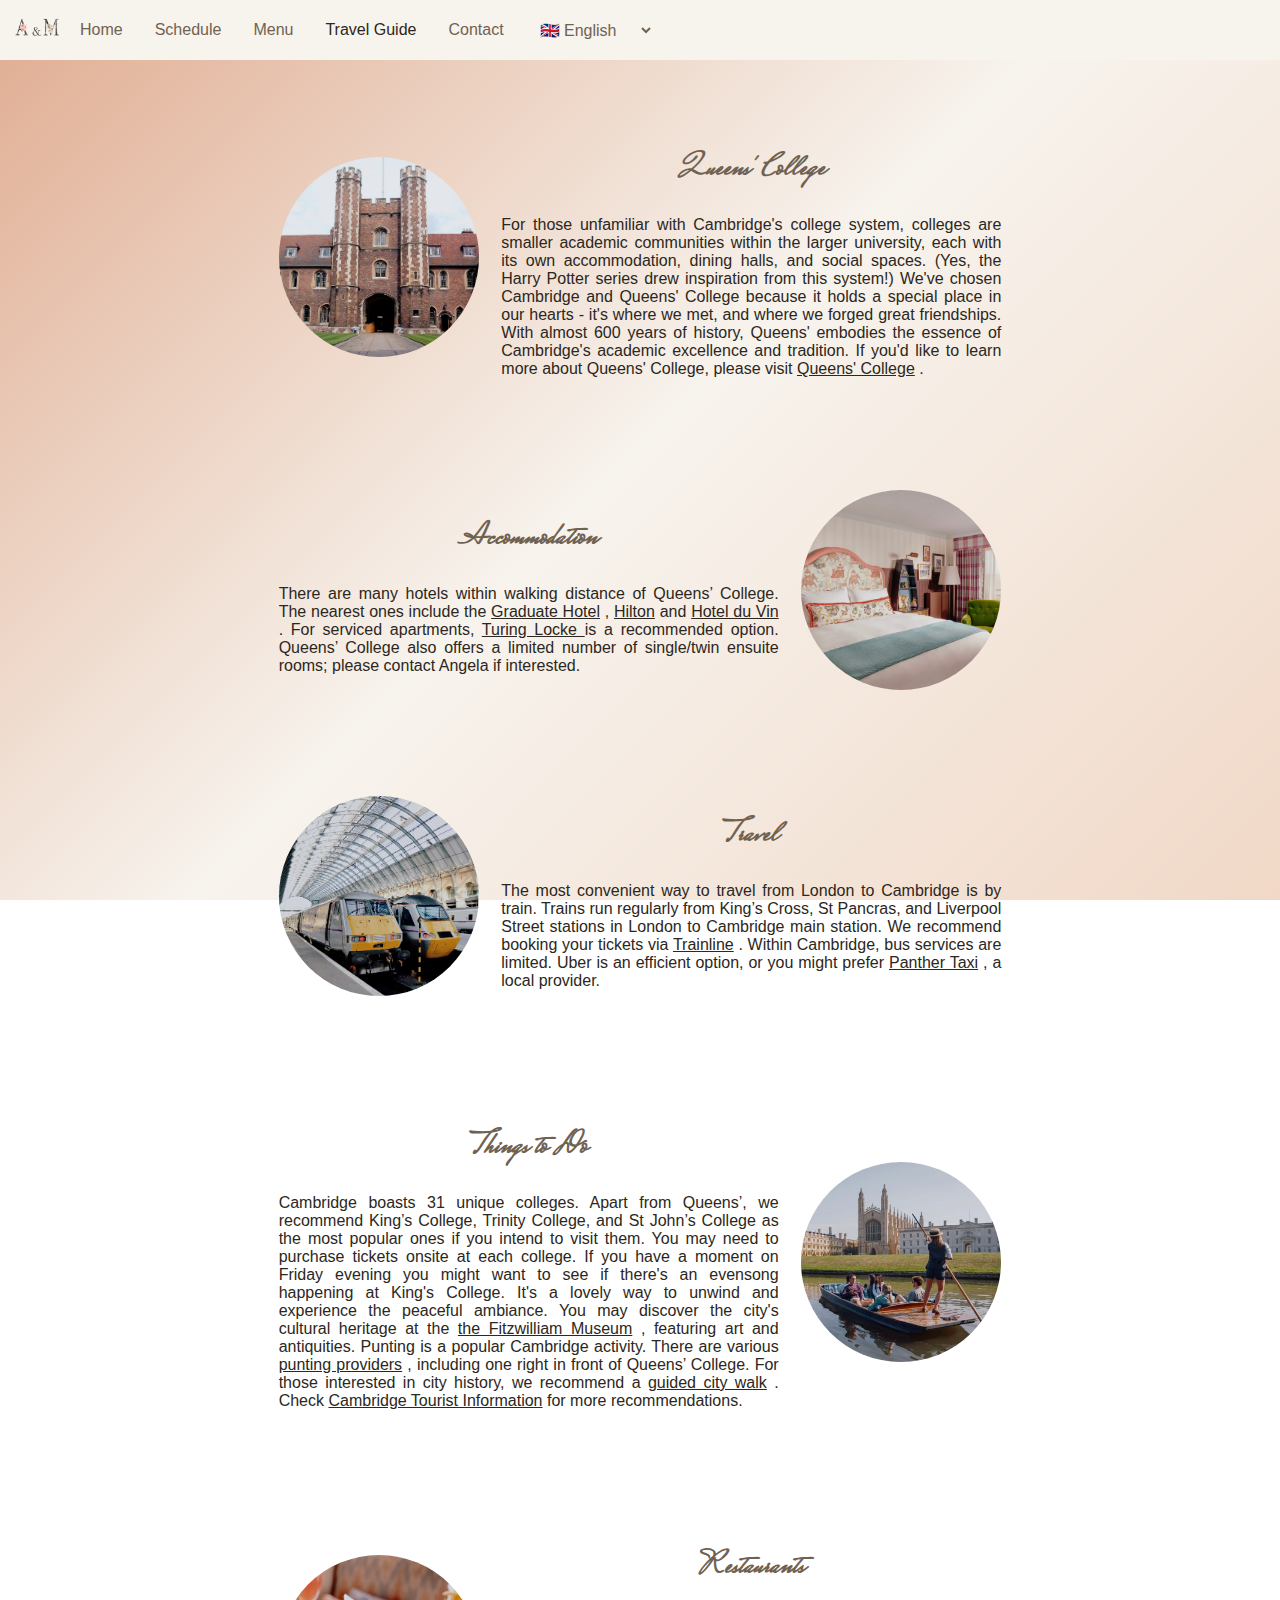
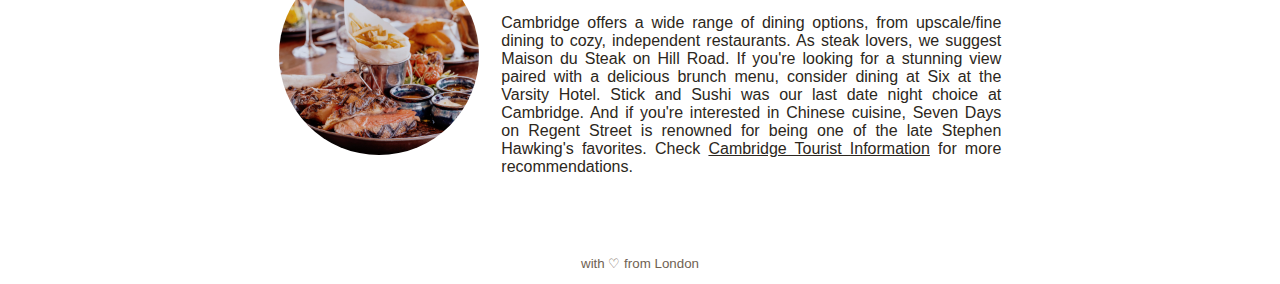
<file: travel-guide.html>
<!DOCTYPE html>
<html lang="en">
<head>
    <meta charset="UTF-8">
    <meta name="viewport" content="width=device-width, initial-scale=1.0">
    <title>A&M Wedding</title>
    <link rel="stylesheet" href="./style.css"/>

    <link rel="preconnect" href="https://fonts.googleapis.com">
    <link rel="preconnect" href="https://fonts.gstatic.com" crossorigin>
    <link href="https://fonts.googleapis.com/css2?family=Mrs+Saint+Delafield&display=swap" rel="stylesheet">

    <link rel="preconnect" href="https://fonts.googleapis.com">
    <link rel="preconnect" href="https://fonts.gstatic.com" crossorigin>
    <link href="https://fonts.googleapis.com/css2?family=Liu+Jian+Mao+Cao&family=Ma+Shan+Zheng&family=Zhi+Mang+Xing&display=swap" rel="stylesheet">

</head>

<body class="webpages">
   
    <header>
        <nav class="navbar">
            <div class="navbar1">
                <a href="index.html" class="navbar-logo">
                    <img src="./images/A&M.png">
                </a>
                <a href="./index.html" class="nav-item" id="navText1">Home</a>
                <a href="./schedule.html" class="nav-item" id="navText2">Schedule</a>
                <a href="./menu.html" class="nav-item" id="navText3">Menu</a>
                <a href="#" class="nav-item current-page" id="navText4">Travel Guide</a>
                <a href="./contact.html" class="nav-item" id="navText5">Contact</a>
                <select class="nav-item" id="languageDropdown" >
                    <option value="en">🇬🇧 English</option>
                    <option value="zh">🇨🇳 中文</option>
                    <option value="pt">🇧🇷 Português </option>
                </select>
            </div>
            <div class="navbar2">
                <p class="brown"> ~ ♡ 囍 ♡ ~ </p>
            </div>
            <div class="navbar3">
                <div>
                    <button class="nav-toggle" aria-label="toggle navigation">
                        <span class="hamburger"></span>
                    </button>
                </div>
            </div>
        </nav>
    </header>

    <div class="main-body">

        <div class="info-container-meta">

            <div class="info-container odd">
                <div>
                    <img src="./images/Queen's.jpg" alt="Queens' College picture"> 
                </div>
                <div>
                    <h1 class="handwriting brown" id="infoPageText1">Queens' College</h1>
                    <p><span id="infoPageText1-1">For those unfamiliar with Cambridge's college system, colleges are smaller academic communities within the larger university, each with its own accommodation, dining halls, and social spaces. (Yes, the Harry Potter series drew inspiration from this system!) We've chosen Cambridge and Queens' College because it holds a special place in our hearts - it's where we met, and where we forged great friendships. With almost 600 years of history, Queens' embodies the essence of Cambridge's academic excellence and tradition. If you'd like to learn more about Queens' College, please visit </span>
                        <a href="https://www.queens.cam.ac.uk/" id="infoPageText1-2">Queens' College</a>
                        <span id="infoPageText1-3">.</span>
                    </p>
                </div>
            </div>
            
            <div class="info-container even">
                <div>
                    <img src="./images/Hotel.jpg" alt="hotel room picture"> 
                </div>
                <div>
                    <h1 class="handwriting brown" id="infoPageText2">Accommondations</h1>
                    <p><span id="infoPageText2-1">There are many hotels within walking distance of Queens’ College. The nearest ones include the </span>
                        <a href="https://www.booking.com/hotel/gb/cambridge-cambridge.html?aid=318615&label=English_United_Kingdom_EN_GB_19114759465-mRrCG3KqQexVWI3NTkblKQS640938724031%3Apl%3Ata%3Ap1%3Ap2%3Aac%3Aap%3Aneg%3Afi%3Atidsa-140566017145%3Alp9045903%3Ali%3Adec%3Adm%3Aag19114759465%3Acmp108539665&sid=a9d7321ae1d94c4c3ff8125cc8e3c2d5&dest_id=-2591658;dest_type=city;dist=0;group_adults=2;group_children=0;hapos=1;hpos=1;no_rooms=1;req_adults=2;req_children=0;room1=A%2CA;sb_price_type=total;sr_order=popularity;srepoch=1710882334;srpvid=4e639449bf660256;type=total;ucfs=1&#hotelTmpl">Graduate Hotel</a></span>
                        <span>, </span>
                        <a href="https://www.booking.com/hotel/gb/hilton-cambridge-hotel.html?aid=318615&label=New_English_EN_GBIE_5226314905-3SAkTQxnz%2Aa49b5zf5_wOAS217275052265%3Apl%3Ata%3Ap1%3Ap2%3Aac%3Aap%3Aneg&sid=a9d7321ae1d94c4c3ff8125cc8e3c2d5&dest_id=8455;dest_type=district;dist=0;group_adults=2;group_children=0;hapos=2;hpos=2;no_rooms=1;req_adults=2;req_children=0;room1=A%2CA;sb_price_type=total;sr_order=popularity;srepoch=1710882571;srpvid=37fa94c190ae0070;type=total;ucfs=1&#hotelTmpl">Hilton</a>
                        <span  id="infoPageText2-2">, and </span>
                        <a href="https://www.booking.com/hotel/gb/du-vin-bistro-cambridge.en-gb.html?aid=311076&label=du-vin-bistro-cambridge-0ZT7PhLnzRqIvYybUkMvVQS392956217007%3Apl%3Ata%3Ap1%3Ap2%3Aac%3Aap%3Aneg%3Afi%3Atiaud-2007851543976%3Akwd-10923672594%3Alp9045903%3Ali%3Adec%3Adm%3Appccp%3DUmFuZG9tSVYkc2RlIyh9YVujEjbMrKBVEQO8hCDrg-c&sid=a9d7321ae1d94c4c3ff8125cc8e3c2d5&dest_id=-2591658;dest_type=city;dist=0;group_adults=2;group_children=0;hapos=1;hpos=1;no_rooms=1;req_adults=2;req_children=0;room1=A%2CA;sb_price_type=total;sr_order=popularity;srepoch=1710882782;srpvid=4dd9952b8170037d;type=total;ucfs=1&#hotelTmpl">Hotel du Vin</a>
                        <span id="infoPageText2-3">. For serviced apartments, </span>
                        <a href="https://www.booking.com/hotel/gb/turing-locke.en-gb.html?aid=311076&label=du-vin-bistro-cambridge-0ZT7PhLnzRqIvYybUkMvVQS392956217007%3Apl%3Ata%3Ap1%3Ap2%3Aac%3Aap%3Aneg%3Afi%3Atiaud-2007851543976%3Akwd-10923672594%3Alp9045903%3Ali%3Adec%3Adm%3Appccp%3DUmFuZG9tSVYkc2RlIyh9YVujEjbMrKBVEQO8hCDrg-c&sid=a9d7321ae1d94c4c3ff8125cc8e3c2d5&dest_id=-2591658;dest_type=city;dist=0;group_adults=2;group_children=0;hapos=2;hpos=2;no_rooms=1;req_adults=2;req_children=0;room1=A%2CA;sb_price_type=total;sr_order=popularity;srepoch=1710882782;srpvid=4dd9952b8170037d;type=total;ucfs=1&#hotelTmpl">Turing Locke </a>
                        <span id="infoPageText2-4"> is a recommended option. Queens’ College also offers a limited number of single/twin ensuite rooms; please contact Angela if interested.</span>
                    </p>
                </div>
            </div>

            <div class="info-container odd">
                <div>
                    <img src="./images/Train.jpg" alt="train picture"> 
                </div>
                <div>
                    <h1 class="handwriting brown" id="infoPageText3">Travel</h1>
                    <p><span id="infoPageText3-1">The most convenient way to travel from London to Cambridge is by train. Trains run regularly from King’s Cross, St Pancras, and Liverpool Street stations in London to Cambridge main station. We recommend booking your tickets via </span>
                        <a href="https://www.thetrainline.com">Trainline</a>
                        <span id="infoPageText3-2">. Within Cambridge, bus services are limited. Uber is an efficient option, or you might prefer </span>
                        <a href="https://www.panthertaxis.co.uk">Panther Taxi</a>
                        <span id="infoPageText3-3">, a local provider.</span></p>
                </div>
            </div>
            
            <div class="info-container even">
                <div>
                    <img src="./images/Tourism.jpg" alt="punting picture"> 
                </div>
                <div>
                    <h1 class="handwriting brown" id="infoPageText4">Things to Do</h1>
                    <p><span id="infoPageText4-1">Cambridge boasts 31 unique colleges. Apart from Queens’, we recommend King’s College, Trinity College, and St John’s College as the most popular ones if you intend to visit them. You may need to purchase tickets onsite at each college. If you have a moment on Friday evening you might want to see if there's an evensong happening at King's College. It's a lovely way to unwind and experience the peaceful ambiance. You may discover the city's cultural heritage at the </span>
                        <a href="https://fitzmuseum.cam.ac.uk/" id="infoPageText4-2">Fitzwilliam Museum</a>
                        <span id="infoPageText4-3">, featuring art and antiquities. Punting is a popular Cambridge activity. There are various </span>
                        <a href="https://www.tripadvisor.co.uk/Attraction_Products-g186225-zfg11865-a_contentId.38631605467+692981228-Cambridge_Cambridgeshire_England.html" id="infoPageText4-4">punting providers</a>
                        <span id="infoPageText4-5">, including one right in front of Queens’ College. For those interested in city history, we recommend a </span>
                        <a href="https://www.tripadvisor.co.uk/Attraction_Products-g186225-t12046-zfg11876-a_contentId.38383217257+692981228-Cambridge_Cambridgeshire_England.html" id="infoPageText4-6">guided dity walk</a>
                        <span id="infoPageText4-7">. Check </span>
                        <a href="https://www.cambridgetouristinformation.co.uk/" id="infoPageText4-8">Cambridge Tourist Information</a> 
                        <span id="infoPageText4-9"> for more recommendations.</span>
                    </p>
                </div>
            </div>

            <div class="info-container odd">
                <div>
                    <img src="./images/Food.jpg" alt="steak picture"> 
                </div>
                <div>
                    <h1 class="handwriting brown" id="infoPageText5">Restaurants</h1>
                    <p><span id="infoPageText5-1">Cambridge offers a wide range of dining options, from upscale/fine dining to cozy, independent restaurants. As steak lovers, we suggest Maison du Steak on Hill Road. If you're looking for a stunning view paired with a delicious brunch menu, consider dining at Six at the Varsity Hotel. Stick and Sushi was our last date night choice at Cambridge. And if you're interested in Chinese cuisine, Seven Days on Regent Street is renowned for being one of the late Stephen Hawking's favorites. Check </span>
                        <a href="https://www.cambridgetouristinformation.co.uk/" id="infoPageText5-2">Cambridge Tourist Information</a>
                        <span id="infoPageText5-3"> for more recommendations.</span>
                    </p>
                </div>
            </div>
            
        </div>
        
    </div>

    <div class="footer">
        <p class="brown" id="footerText1">with ♡ from London</p>
    </div>

    <script type="module" src="./index.js"></script>

</body>
</html>
</file>
<file: style.css>
/* Nav Bar */

nav {
    display:flex;
    justify-content: flex-start;
    align-items: center;
    background-color: #f7f3ed;
    /* opacity: 0.75;  */
    width: 100%;
    max-width: 100%;
    overflow-x: hidden;
    position: fixed;
    z-index: 1000;
    top: 0;
    width: 100%;
    transition: top 0.3s; 
}

.navbar1{
    display:flex;
    align-items: center;
}

nav .nav-item{
    color:#706252;
    text-decoration: none;
    margin: 1em;
    display: block;
}

nav .nav-item:hover {
    color: #2c2720; /* Replace with the color you want on hover */
}

nav .current-page{
    color: #2c2720;
}

nav .nav-toggle{
    background-image: url(./images/list.svg);
    background-size: cover;
    height: 35px;
    width: 35px;
    border-color: #2c2720;
    border-radius: 5px;
    display: none;
}

.navbar2{
    display: none;
}

.navbar-logo {
    margin-left: 10px;
    margin-top: 2px;
}

.navbar-logo img{
    width: 54px; 
    border-radius: 50%;
}

.display{
    display: block;       
}

.main-body{
    padding-top:60px;
}

@media screen and (max-width: 768px) {

    nav {
        display: flex;
        flex-direction: row;
        justify-content: space-between;
        align-items: flex-start;
        margin: 0;
        padding: 0;
        width: 100%;
        max-width: 100%;
        overflow-x: hidden;
        }

    .navbar1 {
        display: flex;
        flex-direction: column;
        align-items: flex-start;
        width: 25vw;
    }
    
    nav .nav-item {
        display: none; /* Hide items on small screens */
    }

    nav .nav-item.active {
        display: block; /* Shown when 'active' class is added */
        margin: 0.3em;
        margin-left: 15px;
        width: 100vw;
    }

    nav .nav-toggle {
        display: block; /* Show toggle button on small screens */
        margin-right: 15px;
        margin-top: 9.5px;
    } 

    .navbar2{
        width: 50vw;
        display: flex;
        justify-content: center;
    }

    .navbar-logo{
        display: flex;
        justify-content: start;
    }

    .navbar3{
        width: 25vw;
        display: flex;
        justify-content: end;
    }
}

#languageDropdown{
    background-color: transparent;
    border:0;
    font-size: medium;
}

#languageDropdown:focus {
    outline: none;
}

/* @keyframes gradient-animation {
  0% {
    background-position: 0% 50%;
  }
  50% {
    background-position: 100% 50%;
  }
  100% {
    background-position: 0% 50%;
  }
} */

/* Meta */

.webpages{
    background: linear-gradient(135deg,#e0ac91,#f7f3ed,#f1d8c7);
    background-size: 100% 100%;
    background-attachment: fixed;
    margin: 0;
    padding: 0;
    width: 100%;
    max-width: 100%;
    overflow-x: hidden;
    min-height: 100vh;
}

.main-body{
    min-height: 80vh;
}

*{
    font-family: sans-serif;
    color: #2c2720;
}

.handwriting {
    font-family: "Mrs Saint Delafield", cursive;
    text-align: center;
}

.handwriting-eng {
    font-family: "Mrs Saint Delafield", cursive;
    text-align: center;
}

.brown{
    color: #706252;
}

.italic {
    font-style: italic;
}

/* Home Page */

.landing-page{
    background-image: url(./images/background.JPG);
    background-size: cover;
    background-attachment: fixed;
    background-repeat: no-repeat;
    overflow-x: hidden;
}

.white-text {
    display: flex;
    flex-direction: column;
    flex-wrap: wrap;
    min-width: 100vw;
    min-height: 100vh;
    color:#f7f3ed;
    align-items: center;
    justify-content: center;
    padding-top: 1em;
    padding-bottom: 1em;
}

.white {
    color:#f7f3ed;
}

.couple-name{
    display: flex;
    flex-direction: row;
    align-items: baseline;
    padding-bottom: 4em;
}

.couple-name h1{
    width: 25vw;
    font-size: 5em;
}

.white-text p{
    margin-bottom:1em;
}

@media screen and (max-width: 1150px) {
    .white-text{
        display:flex;
        flex-direction: column;
    }

    .couple-name{
        display: flex;
        flex-direction: column;
        justify-content: center;
        align-items: center;
        text-align: center;
        padding-bottom: 4em;
    }

    .couple-name h1{
        width: 100vw;
    }
}

.footer{
    color:#857F76;
    text-align: center;
}

.footer p{
    font-size: smaller;
}


/* Schedule Page */

.schedule-container-main {
    display: flex;
    flex: 1;
    width: 100vw;
    justify-content: center;
    align-items: center;
    min-height: 100vh;
    margin-bottom: 1em;
}

.schedule-container {
    margin: 5em;
    max-width: 34.15em;
}

.schedule-title h1 {
    margin-bottom: 1.5em;
}

.schedule-container h2 {
    display: flex; 
    align-items: center;
    text-align: center; 
}

.event{
    padding-top: 2em;
    padding-bottom: 2em;
    max-width: 34.15em;
    position: relative;
}

.event .event-container {
    border:2px solid #706252;
    padding: 2em;
    border-radius: 5px;
    text-align: center;
}

.event .event-title{
    border:0;
    display: flex;
    justify-content: center;
    align-items: center;
    margin:0;
    padding:0;
}

.event .event-title div{
    display: flex;
    flex-direction: row;
    flex-wrap: wrap;
    justify-content: center;
    text-align: center;
    margin:0;
    padding:0;
    width: fit-content;
}

.event .event-title h2{
    margin:0;
    padding:0;
}

.svg-images{
    height: 35px;
    margin: 8px;
    margin-top: 0;
}

.event p{
    padding:0 0;
    margin: 2px;
}


.event:nth-child(odd){
    border-left: 3px solid #706252;
    padding-left: 3em;
    transform: translatex(17em);
}

.event:nth-child(even){
    border-right: 3px solid #706252;
    padding-right: 3em;
    transform: translatex(-17em);
}

.event:nth-child(odd)::before, 
.event:nth-child(even)::before {
    content: '';
    background: #706252; 
    width: 3em;
    height: 3px;
    position: absolute;
    top: 50%;
    transform: translateY(-50%);
}

.event:nth-child(odd)::before {
    left: 0;
}

.event:nth-child(even)::before {
    right: 0;
}

.event:nth-child(odd) div::before, 
.event:nth-child(even) div::before {
    content:'';
    background: #706252;
    width: 0.8em;
    height: 0.8em;
    position: absolute;
    top: 50%;
    transform: translateY(-50%);
    border-radius: 50%;
}

.event:nth-child(odd) div::before{
    left: -0.5em;
}

.event:nth-child(even) div::before{
    right: -0.5em;
}

.dresscode-container{
    text-align: center;
    margin-left: 5em;
    margin-right: 5em;
}

#queensmap{
    max-width:600px;
    margin-top: 1em;
    margin-bottom: 2em;
}

#imageModal {
    display: none;
    position: fixed;
    z-index: 1000;
    left: 0;
    top: 0;
    width:100%;
    height: 100%;
    background-color: rgba(0, 0, 0, 0.7);
    align-items: center;
    justify-content: center;
}

#fullsizeImage {
    max-width: 100%;
    max-height: 100%;
}


@media screen and (max-width: 1150px) {

    .schedule-container-main{
        width: 100vw;
        overflow: hidden;
        margin: auto;
    }

    .main-container{
        width: 100vw;
    }

    .schedule-container{
        margin-bottom: 0;
        margin: auto;
    }

    .schedule-container .event {
        width: 80vw;
        transform: none;
        padding-left: 0;
        padding-right: 0;
        border: none;
        margin: auto;
    }
    .schedule-container .event::before {
        width: 3px;
        height: 4em;
        top: -2em;
        left: 50%;
        transform: translateX(-50%);
    }
    .schedule-container .event div::before {
        top: -0.5em;
        left: 50%;
        transform: translateX(-50%);
    } 

    .dresscode-container{
        margin-left: 1.5em;
        margin-right: 1.5em;
    }

    #queensmap{
        width: 90%;
        overflow: hidden;
        margin-top: 1em;
        margin-bottom: 2em;
    }
    
}


/* Menu Page */

.menu-container-main{
    min-height: 100vh;
    text-align: center;
    margin: 2em 1em 1em auto;
    overflow: hidden;
}

.menu-container{
    display: flex;
    flex-direction: row;
    justify-content: space-around;
    margin-top: 2em;
    overflow: hidden;
}

.menu-container-small{
    display: flex;
    flex-direction: column;
    align-items: center;
    width: 500px;
    overflow: hidden;
    margin-bottom: 1em;
}

.menu-container-small h1{
    margin-top:1em; 
    margin-bottom: 1em; 
}

.menu{
    background-color: #f7f3ed;
    width: 100%;
    overflow: hidden;
    padding: 10% 5% 15% 5%;
    margin-left:5%;
    margin-right: 5%;
}

.menu h2{
    margin-top: 1.5em;
    margin-bottom: 0.5em;
}

.menu p{
    margin:0.5em;
    padding: 0% 5% 0% 5%;
}

.menu .italic{
    font-size: small;
}


@media screen and (max-width: 1150px) {

    .main-body{
        overflow-x: hidden;
    }

    .menu-container-main{
        margin: 5%;
        overflow-x: hidden;
    }

    .menu-container{
        display: flex;
        flex-direction: column;
        justify-content: center;
        align-items: center;
        width: 100%;
        overflow-x: hidden;
    }

    .menu-container-small{
        width: 100%;
        overflow-x: hidden;
    }

    .menu{
        width: 100%;
        overflow-x: hidden;
    }

}    


/* Travel Guide page */

.info-container-meta{
    padding-left: 15vw;
    padding-right: 15vw;
    justify-content: center;
}

.info-container.odd {
    display: flex;
    flex-direction: row;
    padding: 2em;
    margin: 2em;
    justify-content: space-evenly;
    align-items: center;
}

.info-container.even {
    display: flex;
    flex-direction: row-reverse;
    padding: 2em;
    margin: 2em;
    justify-content: space-evenly;
    align-items: center;
}

.info-container img{
    width: 200px;
    border-radius: 50%;
}

.info-container div{
    max-width: 500px;
}

.info-container h1{
    font-size: 2em;
}

.info-container-meta p {
    text-align: justify;
}

@media screen and (max-width: 1150px) {

    .info-container-meta{
        padding-left: 2vw;
        padding-right: 2vw;
    }
    
    .info-container.odd, 
    .info-container.even{
        display: flex;
        flex-direction: column;
        padding: 0em;
        margin: 1em;
        justify-content: space-around;
        align-items: center;
    }
    
    .info-container img{
        padding-bottom: 1em;
        padding-top: 1em;
    }
    
}

/* Contact Page */

.contact-container {
    display: flex;
    flex-direction: column;
    justify-content: center;
    text-align: center;
    align-items: center;
    margin:10%;
}

.contact-container h1{
    margin-top: 1em;
    margin-bottom: 0.5em;
}

.contact-container p{
    margin: 0;
    padding: 0;
}
</file>
